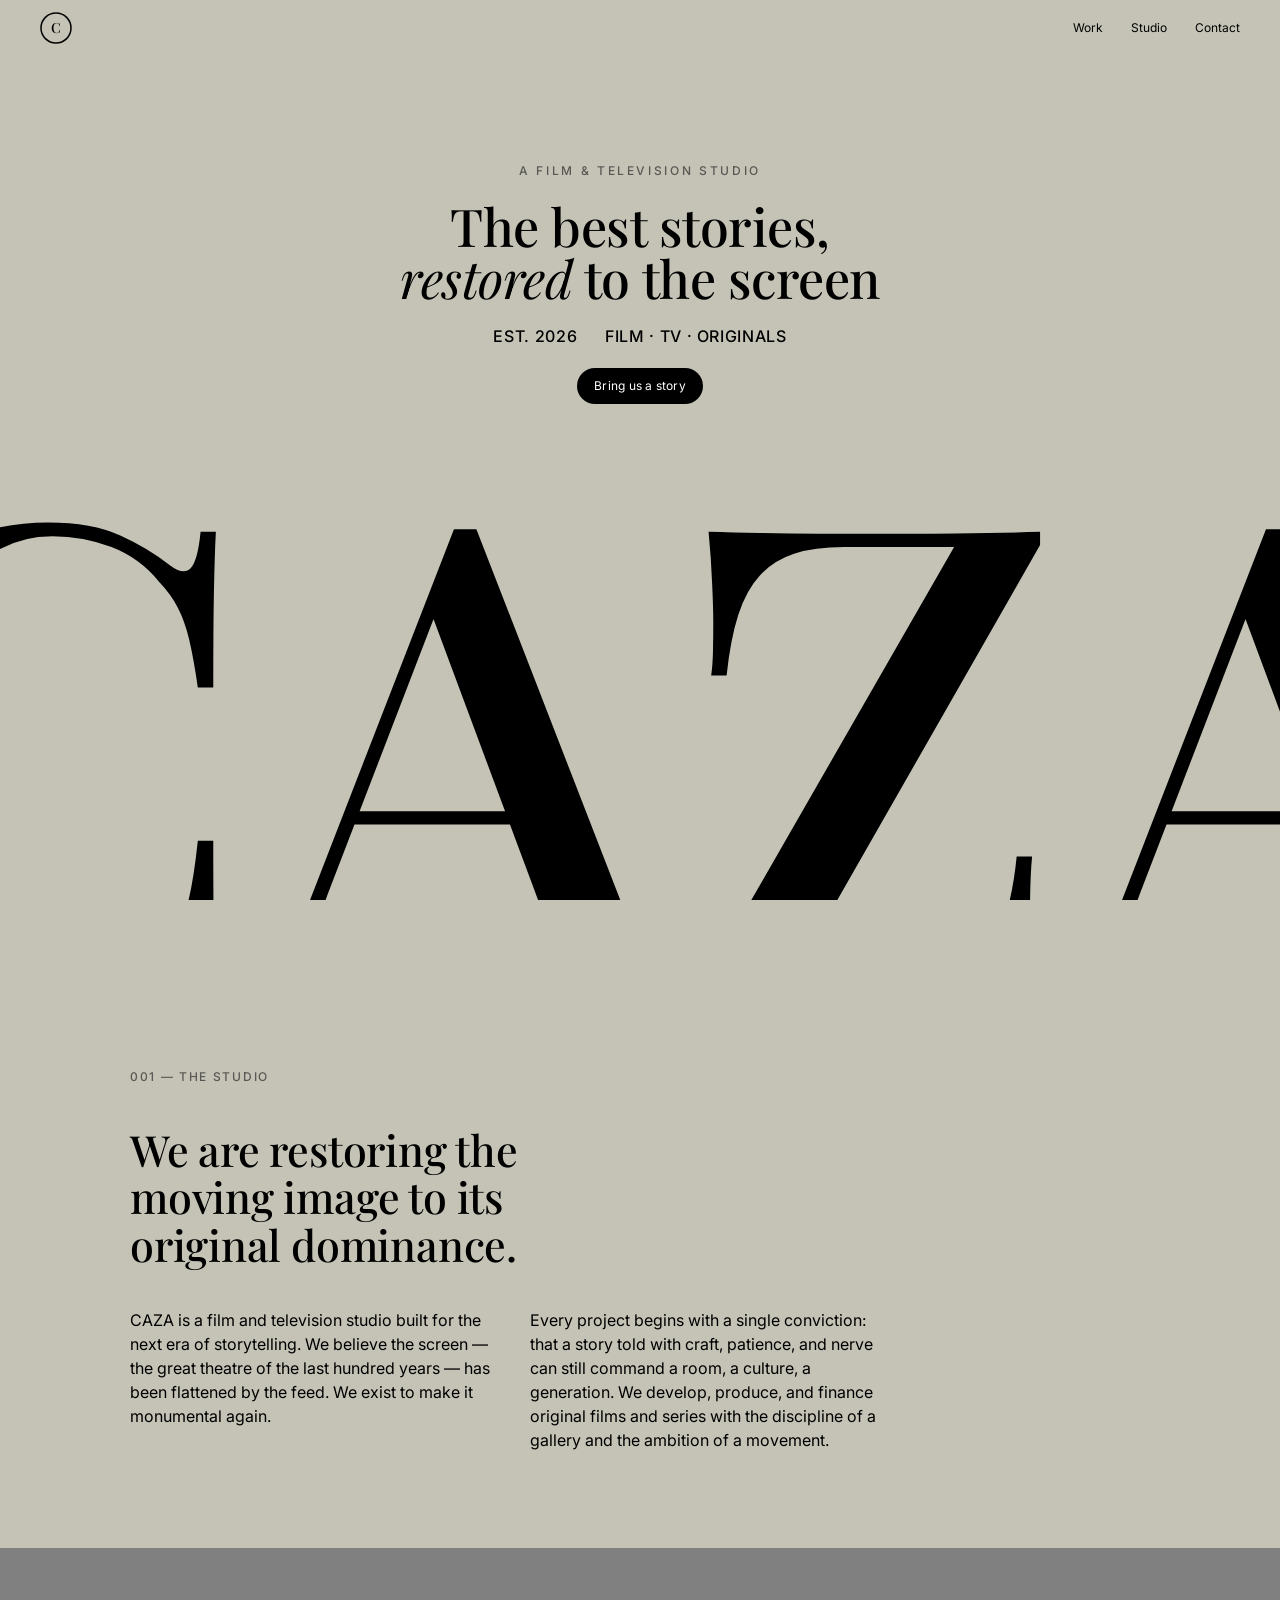
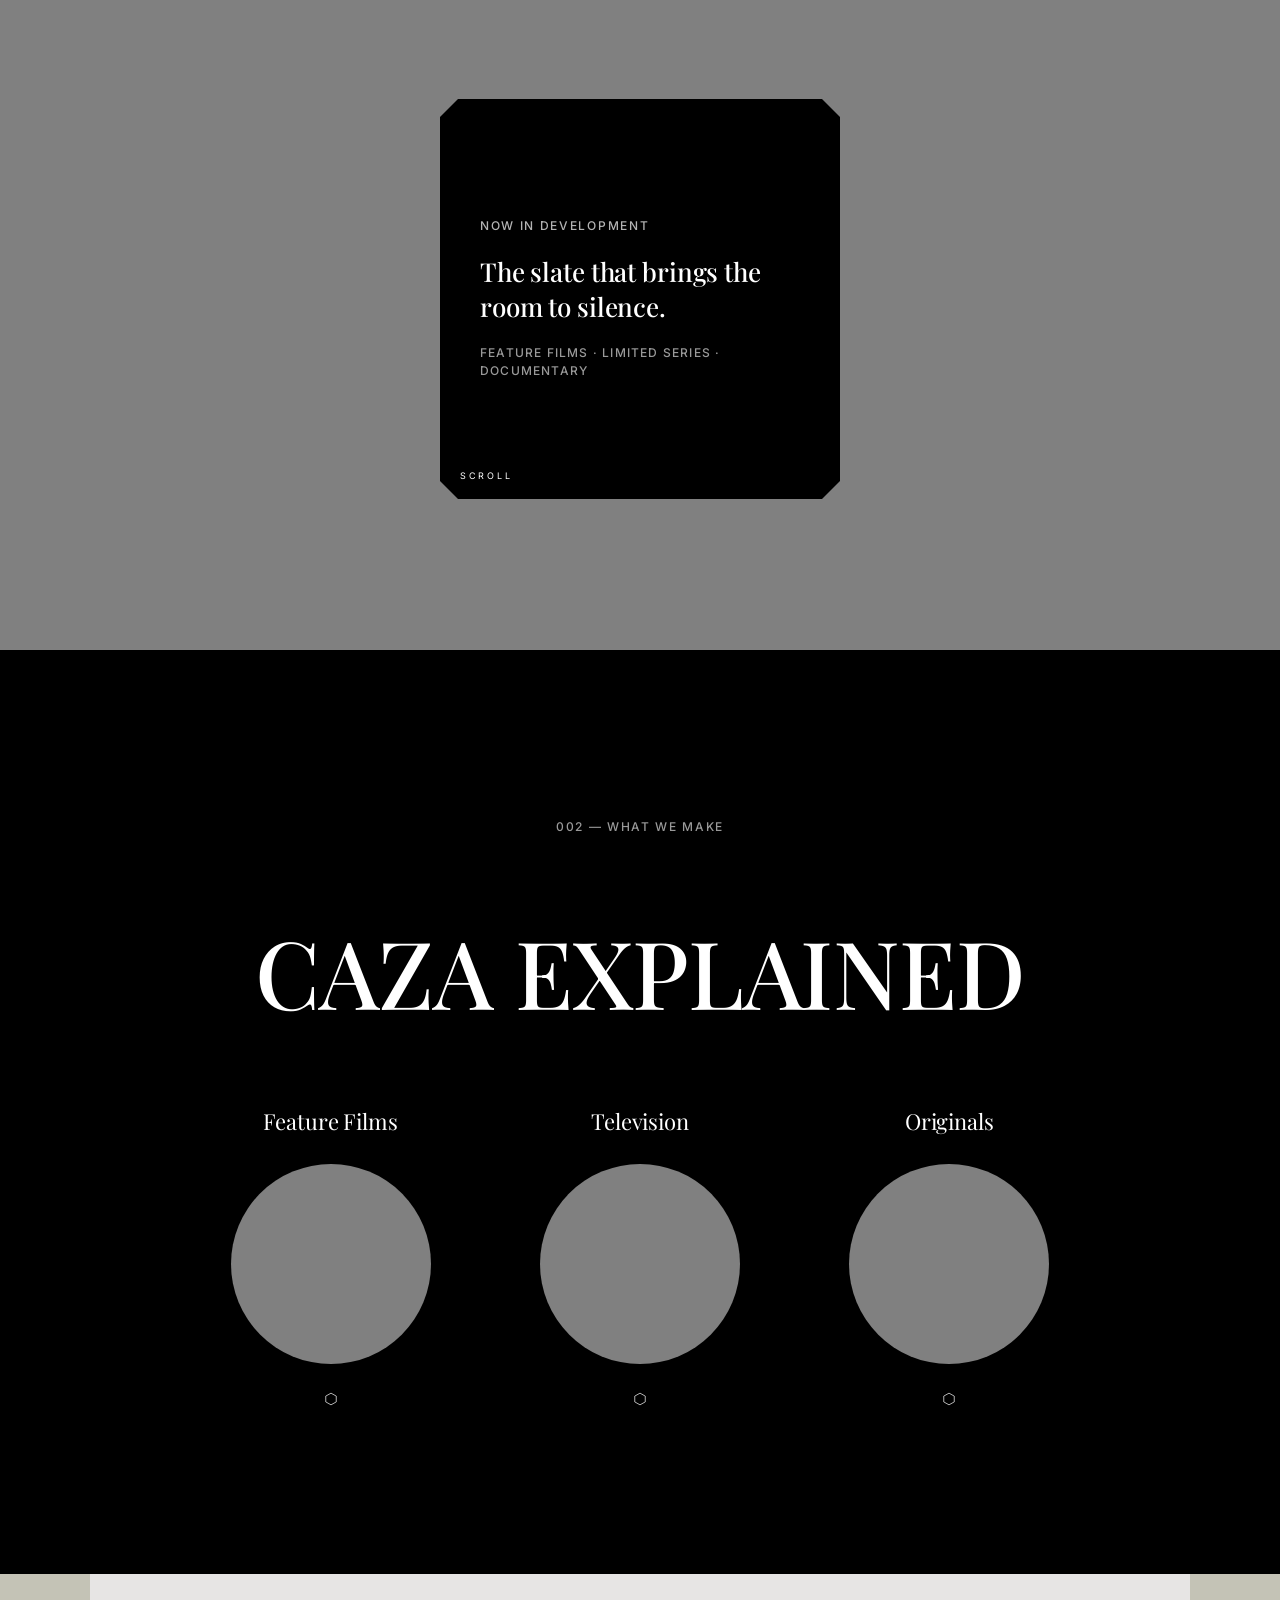
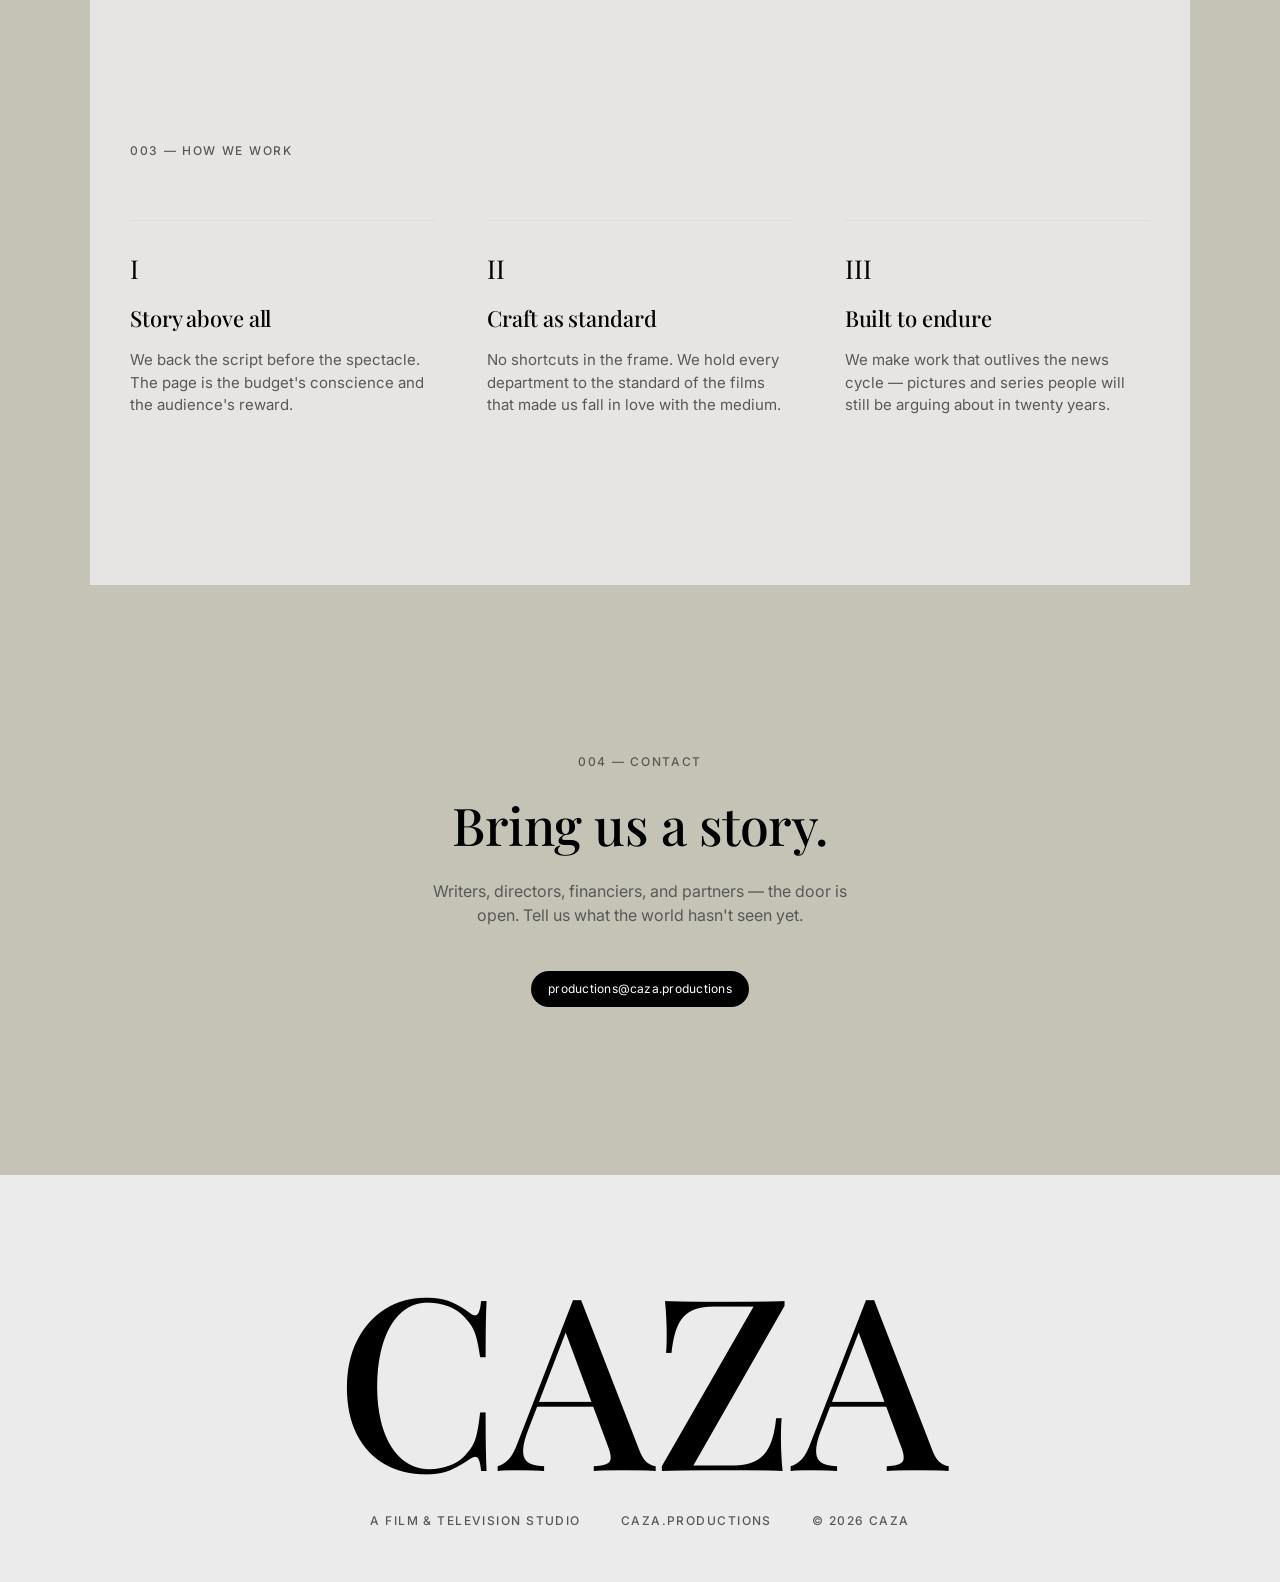
<file: index.html>
<!DOCTYPE html>
<html lang="en">
<head>
  <meta charset="UTF-8" />
  <meta name="viewport" content="width=device-width, initial-scale=1.0" />
  <title>CAZA — A Film &amp; Television Studio</title>
  <meta name="description" content="CAZA is a film and television studio telling the best stories and restoring the moving image to its original dominance." />
  <link rel="preconnect" href="https://fonts.googleapis.com" />
  <link rel="preconnect" href="https://fonts.gstatic.com" crossorigin />
  <link href="https://fonts.googleapis.com/css2?family=Playfair+Display:ital,wght@0,400;0,500;0,600;1,400;1,500&family=Inter:wght@400;500&display=swap" rel="stylesheet" />
  <link rel="stylesheet" href="styles.css" />
</head>
<body>
  <!-- ─────────────────────────  HEADER  ───────────────────────── -->
  <header class="header">
    <a class="logo-mark" href="#top" aria-label="CAZA home">
      <svg viewBox="0 0 32 32" width="32" height="32" aria-hidden="true">
        <circle cx="16" cy="16" r="15" fill="none" stroke="currentColor" stroke-width="1.5" />
        <text x="16" y="21" text-anchor="middle" class="logo-letter">C</text>
      </svg>
    </a>
    <nav class="header-nav">
      <a href="work.html" class="ghost-link">Work</a>
      <a href="studio.html" class="ghost-link">Studio</a>
      <a href="#contact" class="ghost-link">Contact</a>
    </nav>
  </header>

  <!-- ─────────────────────────  HERO  ───────────────────────── -->
  <section class="hero" id="top">
    <div class="hero-cluster">
      <p class="hero-eyebrow">A FILM &amp; TELEVISION STUDIO</p>
      <h1 class="hero-line">The best stories, <em>restored</em> to the screen</h1>
      <div class="stat-row">
        <span class="stat">EST. 2026</span>
        <span class="stat">FILM · TV · ORIGINALS</span>
      </div>
      <a class="pill-button" href="#contact">Bring us a story</a>
    </div>
    <div class="hero-wordmark" aria-hidden="true">CAZA</div>
  </section>

  <!-- ─────────────────────────  MANIFESTO  ───────────────────────── -->
  <section class="manifesto" id="studio">
    <p class="section-label">001 — THE STUDIO</p>
    <h2 class="manifesto-title">We are restoring the moving image to its original dominance.</h2>
    <div class="manifesto-body">
      <p>CAZA is a film and television studio built for the next era of storytelling. We believe the screen — the great theatre of the last hundred years — has been flattened by the feed. We exist to make it monumental again.</p>
      <p>Every project begins with a single conviction: that a story told with craft, patience, and nerve can still command a room, a culture, a generation. We develop, produce, and finance original films and series with the discipline of a gallery and the ambition of a movement.</p>
    </div>
  </section>

  <!-- ─────────────────────────  FLOATING CARD OVER IMAGE  ───────────────────────── -->
  <section class="canvas-section" aria-label="Featured slate">
    <div class="product-card">
      <p class="card-kicker">NOW IN DEVELOPMENT</p>
      <h3 class="card-title">The slate that brings the room to silence.</h3>
      <p class="card-meta">FEATURE FILMS · LIMITED SERIES · DOCUMENTARY</p>
      <span class="card-scroll">SCROLL</span>
    </div>
  </section>

  <!-- ─────────────────────────  DARK FEATURE — WHAT WE DO  ───────────────────────── -->
  <section class="feature" id="work">
    <p class="section-label section-label--light">002 — WHAT WE MAKE</p>
    <h2 class="feature-heading">CAZA EXPLAINED</h2>
    <div class="vignette-grid">
      <article class="vignette">
        <p class="vignette-caption">Feature Films</p>
        <div class="vignette-circle vignette-circle--one"></div>
        <svg class="hex" viewBox="0 0 24 24" aria-hidden="true"><polygon points="12,2 21,7 21,17 12,22 3,17 3,7" fill="none" stroke="currentColor" stroke-width="1.2"/></svg>
      </article>
      <article class="vignette">
        <p class="vignette-caption">Television</p>
        <div class="vignette-circle vignette-circle--two"></div>
        <svg class="hex" viewBox="0 0 24 24" aria-hidden="true"><polygon points="12,2 21,7 21,17 12,22 3,17 3,7" fill="none" stroke="currentColor" stroke-width="1.2"/></svg>
      </article>
      <article class="vignette">
        <p class="vignette-caption">Originals</p>
        <div class="vignette-circle vignette-circle--three"></div>
        <svg class="hex" viewBox="0 0 24 24" aria-hidden="true"><polygon points="12,2 21,7 21,17 12,22 3,17 3,7" fill="none" stroke="currentColor" stroke-width="1.2"/></svg>
      </article>
    </div>
  </section>

  <!-- ─────────────────────────  PRINCIPLES  ───────────────────────── -->
  <section class="principles">
    <p class="section-label">003 — HOW WE WORK</p>
    <div class="principle-list">
      <div class="principle">
        <span class="principle-index">I</span>
        <h3 class="principle-title">Story above all</h3>
        <p class="principle-text">We back the script before the spectacle. The page is the budget's conscience and the audience's reward.</p>
      </div>
      <div class="principle">
        <span class="principle-index">II</span>
        <h3 class="principle-title">Craft as standard</h3>
        <p class="principle-text">No shortcuts in the frame. We hold every department to the standard of the films that made us fall in love with the medium.</p>
      </div>
      <div class="principle">
        <span class="principle-index">III</span>
        <h3 class="principle-title">Built to endure</h3>
        <p class="principle-text">We make work that outlives the news cycle — pictures and series people will still be arguing about in twenty years.</p>
      </div>
    </div>
  </section>

  <!-- ─────────────────────────  CONTACT  ───────────────────────── -->
  <section class="contact" id="contact">
    <p class="section-label">004 — CONTACT</p>
    <h2 class="contact-title">Bring us a story.</h2>
    <p class="contact-text">Writers, directors, financiers, and partners — the door is open. Tell us what the world hasn't seen yet.</p>
    <a class="pill-button" href="mailto:productions@caza.productions">productions@caza.productions</a>
  </section>

  <!-- ─────────────────────────  FOOTER  ───────────────────────── -->
  <footer class="footer">
    <div class="footer-mark">CAZA</div>
    <div class="footer-meta">
      <span>A FILM &amp; TELEVISION STUDIO</span>
      <span>caza.productions</span>
      <span>© 2026 CAZA</span>
    </div>
  </footer>
</body>
</html>
</file>
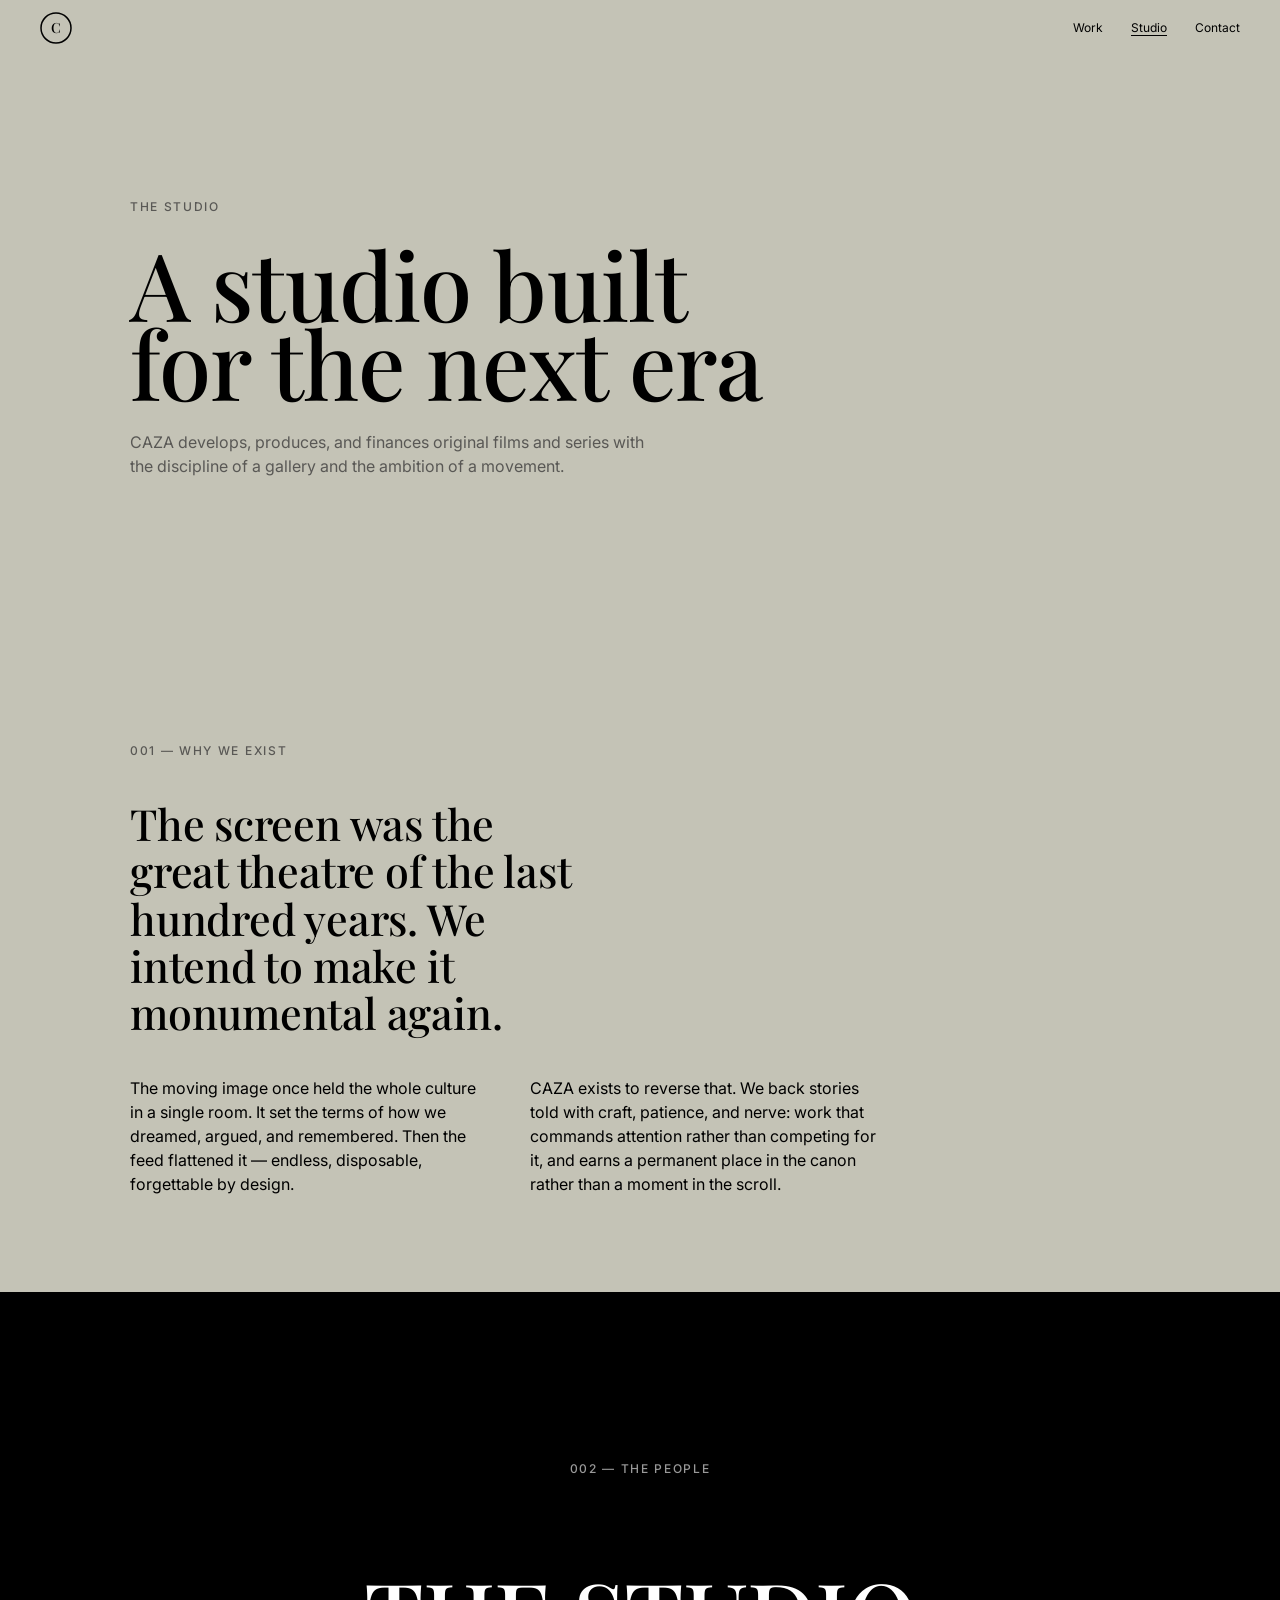
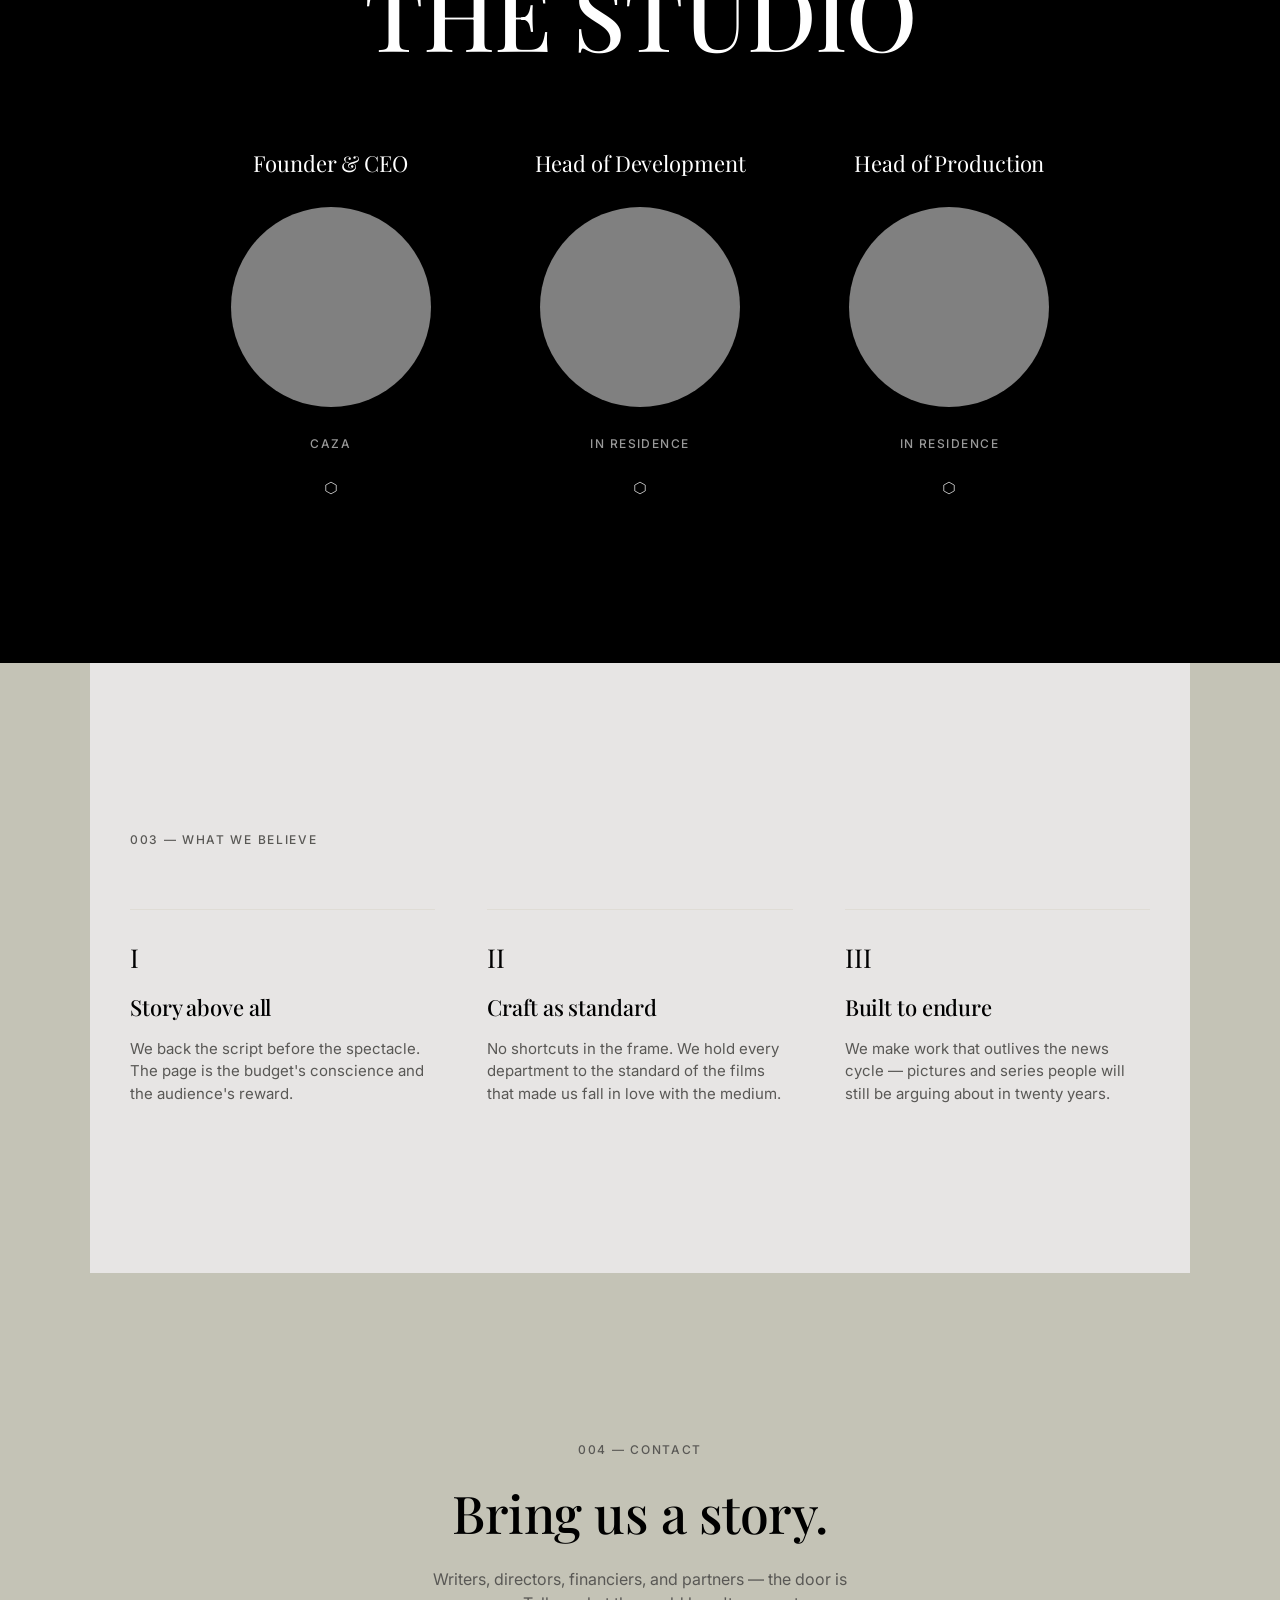
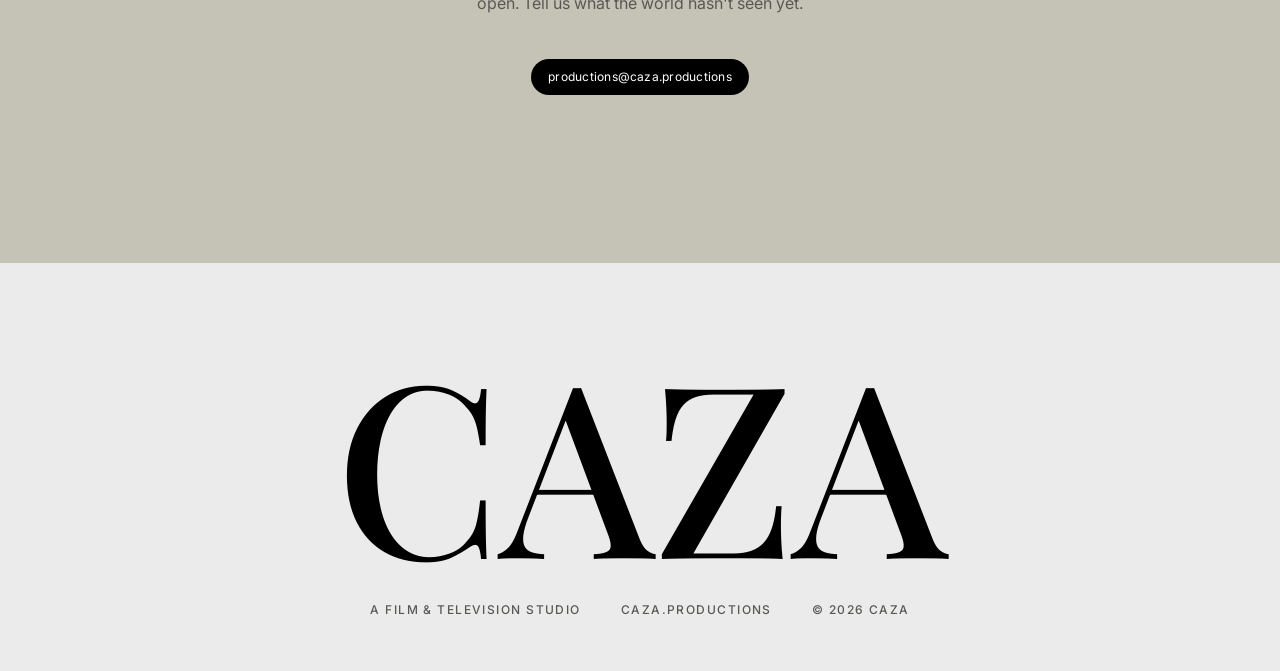
<file: studio.html>
<!DOCTYPE html>
<html lang="en">
<head>
  <meta charset="UTF-8" />
  <meta name="viewport" content="width=device-width, initial-scale=1.0" />
  <title>The Studio — CAZA</title>
  <meta name="description" content="CAZA is a film and television studio restoring the moving image to its original dominance. Meet the studio." />
  <link rel="preconnect" href="https://fonts.googleapis.com" />
  <link rel="preconnect" href="https://fonts.gstatic.com" crossorigin />
  <link href="https://fonts.googleapis.com/css2?family=Playfair+Display:ital,wght@0,400;0,500;0,600;1,400;1,500&family=Inter:wght@400;500&display=swap" rel="stylesheet" />
  <link rel="stylesheet" href="styles.css" />
</head>
<body>
  <!-- ─────────────────────────  HEADER  ───────────────────────── -->
  <header class="header">
    <a class="logo-mark" href="index.html" aria-label="CAZA home">
      <svg viewBox="0 0 32 32" width="32" height="32" aria-hidden="true">
        <circle cx="16" cy="16" r="15" fill="none" stroke="currentColor" stroke-width="1.5" />
        <text x="16" y="21" text-anchor="middle" class="logo-letter">C</text>
      </svg>
    </a>
    <nav class="header-nav">
      <a href="work.html" class="ghost-link">Work</a>
      <a href="studio.html" class="ghost-link ghost-link--active">Studio</a>
      <a href="index.html#contact" class="ghost-link">Contact</a>
    </nav>
  </header>

  <!-- ─────────────────────────  PAGE HEAD  ───────────────────────── -->
  <section class="page-head">
    <p class="section-label">THE STUDIO</p>
    <h1 class="page-title">A studio built<br />for the next era</h1>
    <p class="page-lede">CAZA develops, produces, and finances original films and series with the discipline of a gallery and the ambition of a movement.</p>
  </section>

  <!-- ─────────────────────────  MANIFESTO  ───────────────────────── -->
  <section class="manifesto">
    <p class="section-label">001 — WHY WE EXIST</p>
    <h2 class="manifesto-title">The screen was the great theatre of the last hundred years. We intend to make it monumental again.</h2>
    <div class="manifesto-body">
      <p>The moving image once held the whole culture in a single room. It set the terms of how we dreamed, argued, and remembered. Then the feed flattened it — endless, disposable, forgettable by design.</p>
      <p>CAZA exists to reverse that. We back stories told with craft, patience, and nerve: work that commands attention rather than competing for it, and earns a permanent place in the canon rather than a moment in the scroll.</p>
    </div>
  </section>

  <!-- ─────────────────────────  TEAM  ───────────────────────── -->
  <section class="feature">
    <p class="section-label section-label--light">002 — THE PEOPLE</p>
    <h2 class="feature-heading">THE STUDIO</h2>
    <div class="vignette-grid">
      <article class="vignette">
        <p class="vignette-caption">Founder &amp; CEO</p>
        <div class="vignette-circle vignette-circle--one"></div>
        <p class="vignette-name">Caza</p>
        <svg class="hex" viewBox="0 0 24 24" aria-hidden="true"><polygon points="12,2 21,7 21,17 12,22 3,17 3,7" fill="none" stroke="currentColor" stroke-width="1.2"/></svg>
      </article>
      <article class="vignette">
        <p class="vignette-caption">Head of Development</p>
        <div class="vignette-circle vignette-circle--two"></div>
        <p class="vignette-name">In residence</p>
        <svg class="hex" viewBox="0 0 24 24" aria-hidden="true"><polygon points="12,2 21,7 21,17 12,22 3,17 3,7" fill="none" stroke="currentColor" stroke-width="1.2"/></svg>
      </article>
      <article class="vignette">
        <p class="vignette-caption">Head of Production</p>
        <div class="vignette-circle vignette-circle--three"></div>
        <p class="vignette-name">In residence</p>
        <svg class="hex" viewBox="0 0 24 24" aria-hidden="true"><polygon points="12,2 21,7 21,17 12,22 3,17 3,7" fill="none" stroke="currentColor" stroke-width="1.2"/></svg>
      </article>
    </div>
  </section>

  <!-- ─────────────────────────  PRINCIPLES  ───────────────────────── -->
  <section class="principles">
    <p class="section-label">003 — WHAT WE BELIEVE</p>
    <div class="principle-list">
      <div class="principle">
        <span class="principle-index">I</span>
        <h3 class="principle-title">Story above all</h3>
        <p class="principle-text">We back the script before the spectacle. The page is the budget's conscience and the audience's reward.</p>
      </div>
      <div class="principle">
        <span class="principle-index">II</span>
        <h3 class="principle-title">Craft as standard</h3>
        <p class="principle-text">No shortcuts in the frame. We hold every department to the standard of the films that made us fall in love with the medium.</p>
      </div>
      <div class="principle">
        <span class="principle-index">III</span>
        <h3 class="principle-title">Built to endure</h3>
        <p class="principle-text">We make work that outlives the news cycle — pictures and series people will still be arguing about in twenty years.</p>
      </div>
    </div>
  </section>

  <!-- ─────────────────────────  CONTACT  ───────────────────────── -->
  <section class="contact" id="contact">
    <p class="section-label">004 — CONTACT</p>
    <h2 class="contact-title">Bring us a story.</h2>
    <p class="contact-text">Writers, directors, financiers, and partners — the door is open. Tell us what the world hasn't seen yet.</p>
    <a class="pill-button" href="mailto:productions@caza.productions">productions@caza.productions</a>
  </section>

  <!-- ─────────────────────────  FOOTER  ───────────────────────── -->
  <footer class="footer">
    <div class="footer-mark">CAZA</div>
    <div class="footer-meta">
      <span>A FILM &amp; TELEVISION STUDIO</span>
      <span>caza.productions</span>
      <span>© 2026 CAZA</span>
    </div>
  </footer>
</body>
</html>
</file>
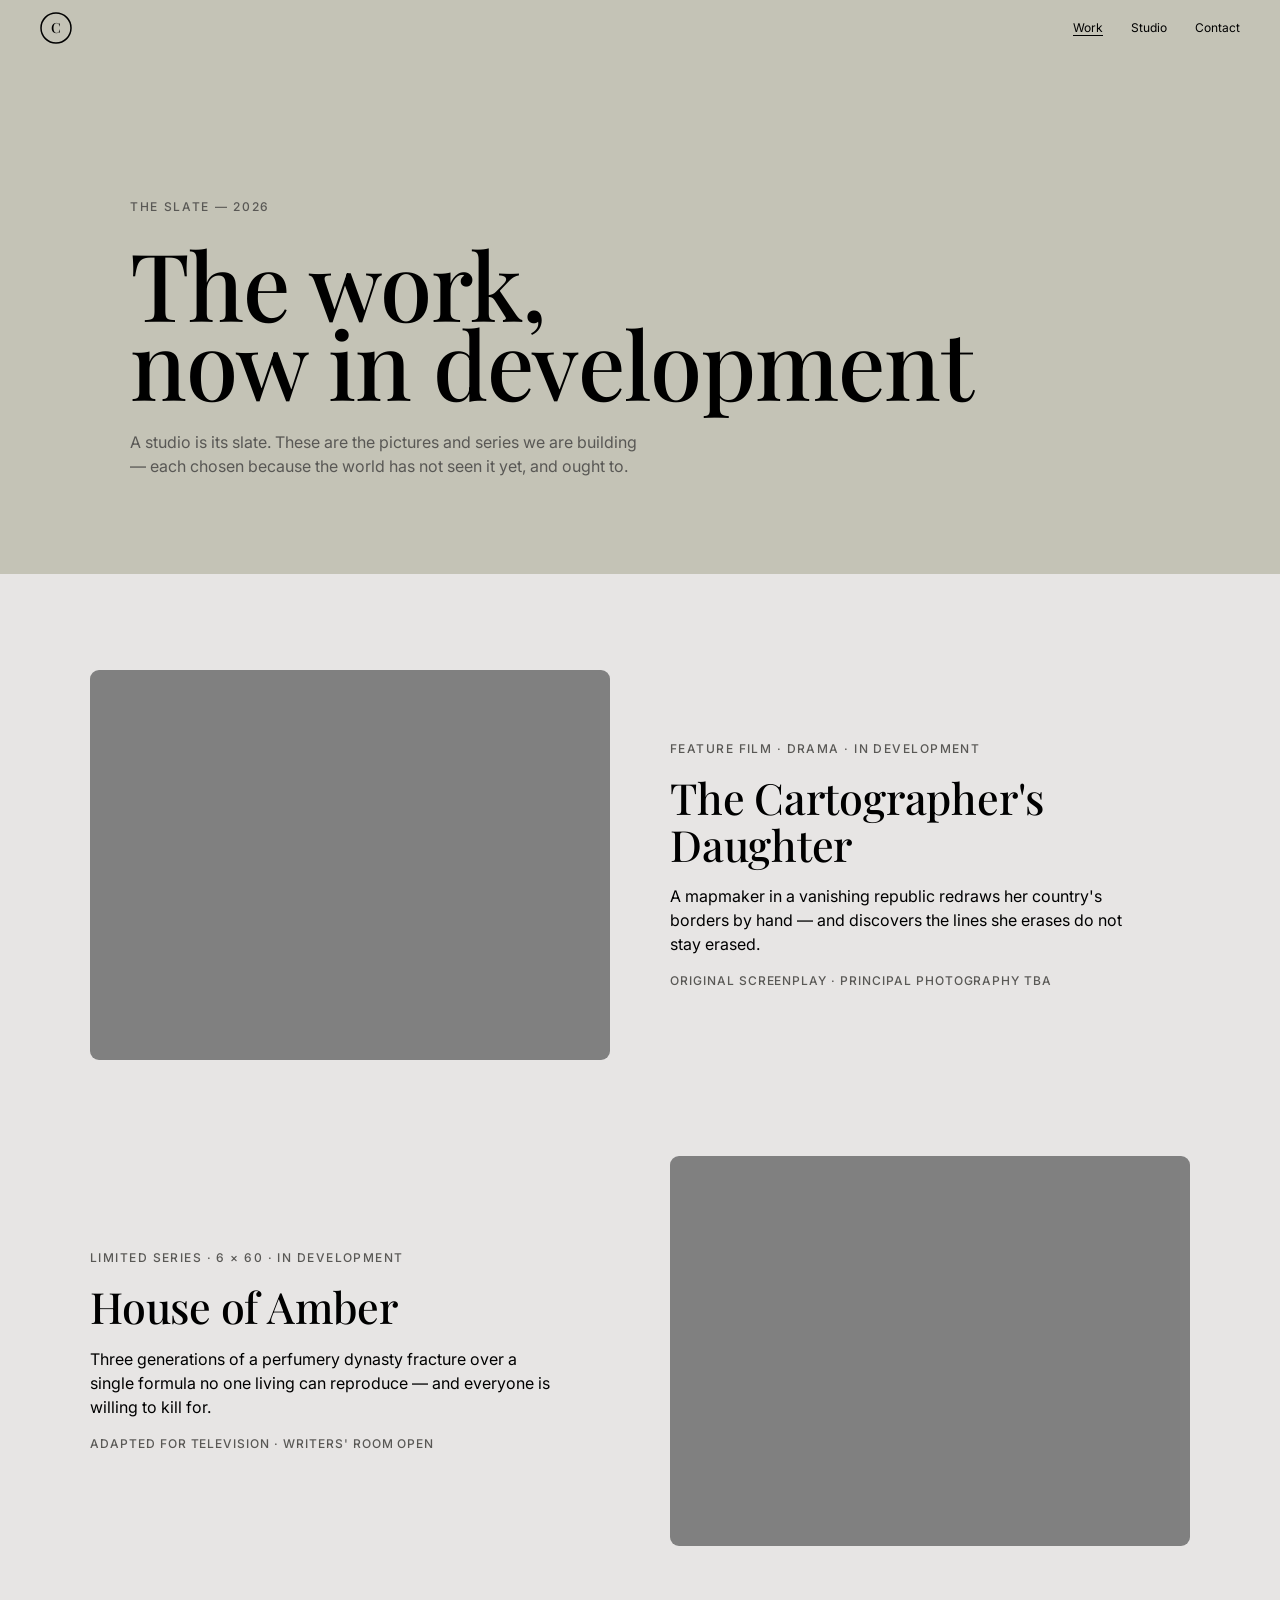
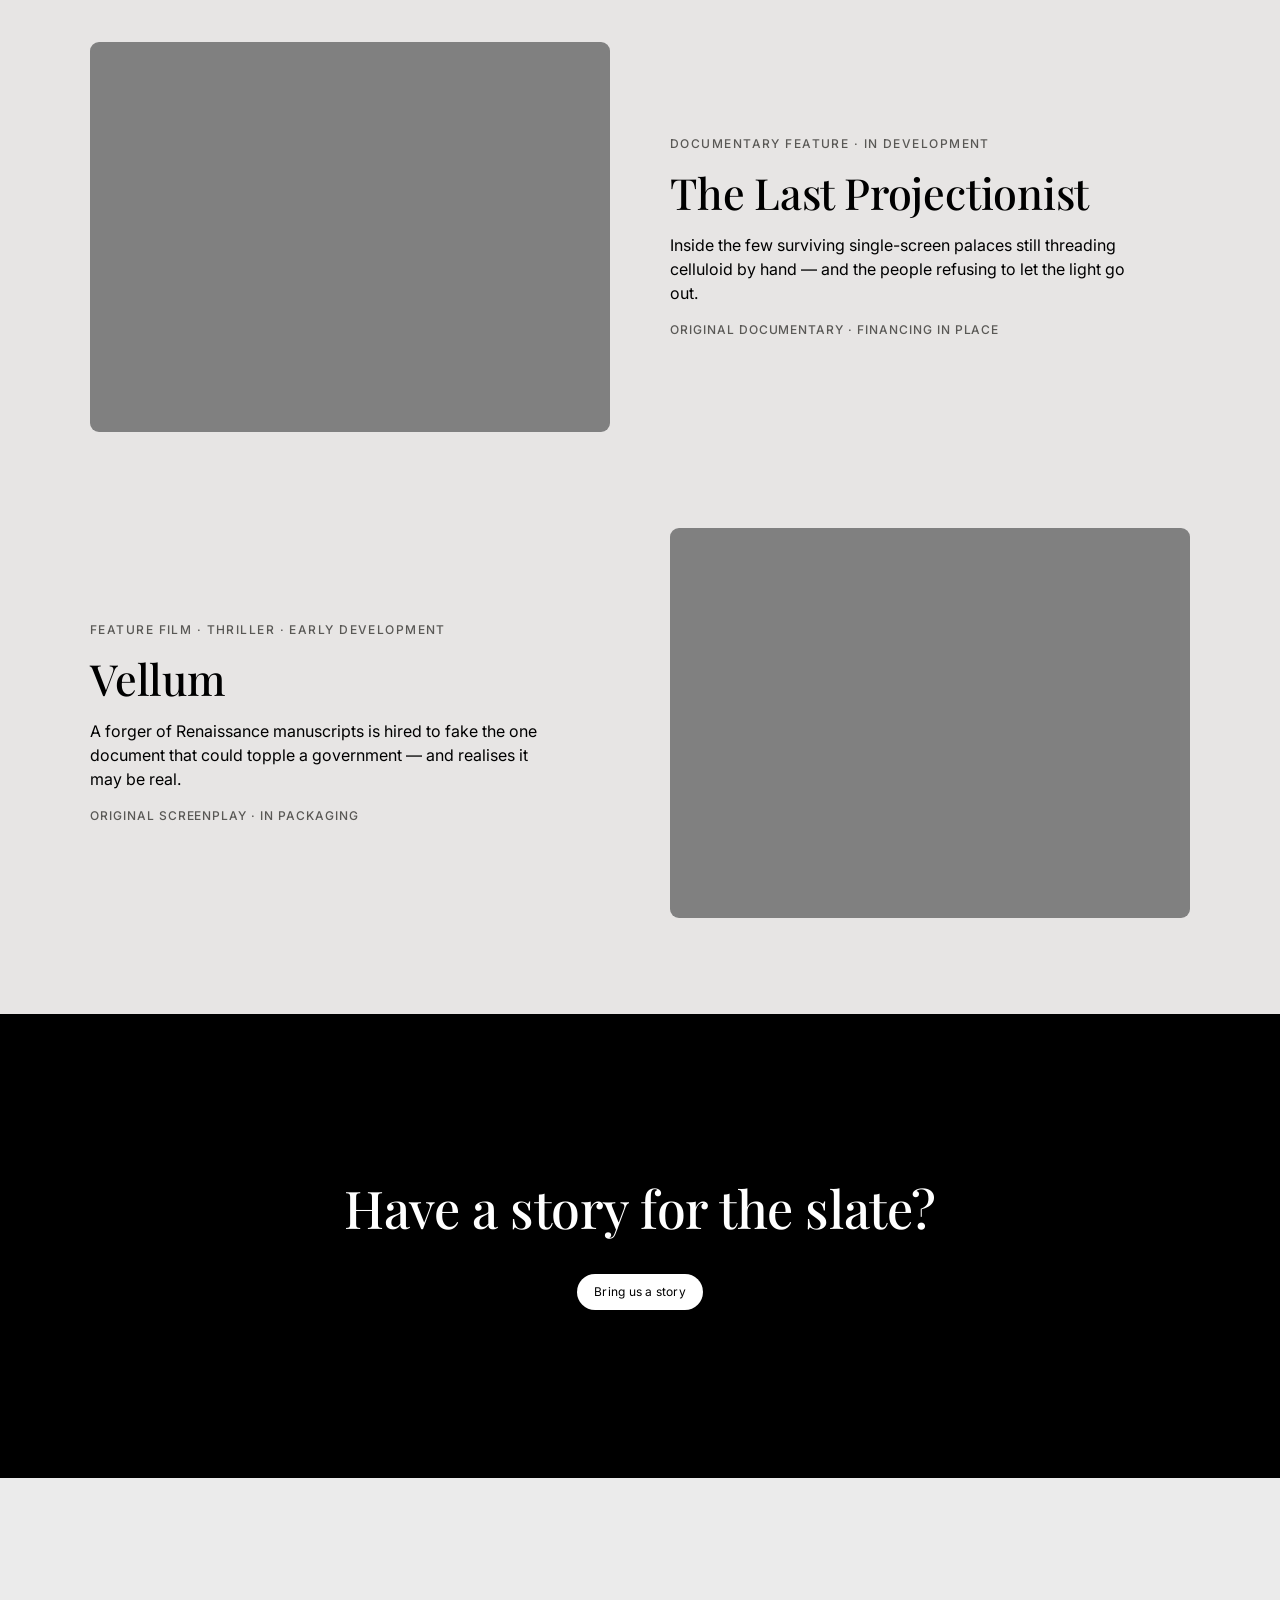
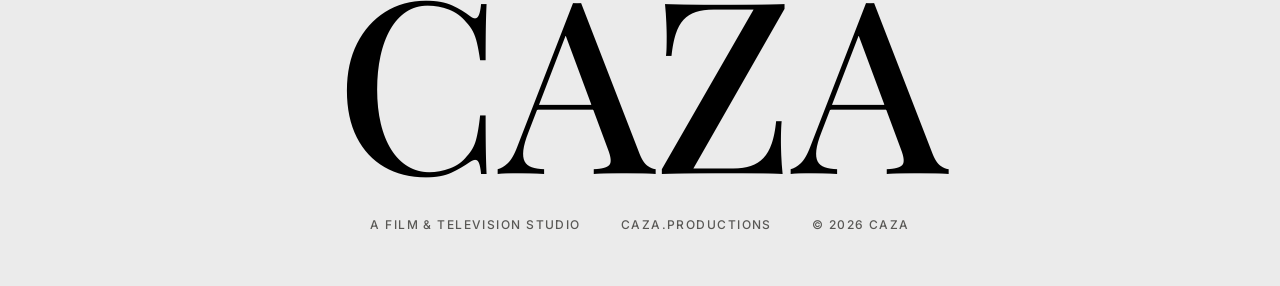
<file: work.html>
<!DOCTYPE html>
<html lang="en">
<head>
  <meta charset="UTF-8" />
  <meta name="viewport" content="width=device-width, initial-scale=1.0" />
  <title>The Slate — CAZA</title>
  <meta name="description" content="The CAZA slate — feature films, limited series, and documentary now in development." />
  <link rel="preconnect" href="https://fonts.googleapis.com" />
  <link rel="preconnect" href="https://fonts.gstatic.com" crossorigin />
  <link href="https://fonts.googleapis.com/css2?family=Playfair+Display:ital,wght@0,400;0,500;0,600;1,400;1,500&family=Inter:wght@400;500&display=swap" rel="stylesheet" />
  <link rel="stylesheet" href="styles.css" />
</head>
<body>
  <!-- ─────────────────────────  HEADER  ───────────────────────── -->
  <header class="header">
    <a class="logo-mark" href="index.html" aria-label="CAZA home">
      <svg viewBox="0 0 32 32" width="32" height="32" aria-hidden="true">
        <circle cx="16" cy="16" r="15" fill="none" stroke="currentColor" stroke-width="1.5" />
        <text x="16" y="21" text-anchor="middle" class="logo-letter">C</text>
      </svg>
    </a>
    <nav class="header-nav">
      <a href="work.html" class="ghost-link ghost-link--active">Work</a>
      <a href="studio.html" class="ghost-link">Studio</a>
      <a href="index.html#contact" class="ghost-link">Contact</a>
    </nav>
  </header>

  <!-- ─────────────────────────  PAGE HEAD  ───────────────────────── -->
  <section class="page-head">
    <p class="section-label">THE SLATE — 2026</p>
    <h1 class="page-title">The work,<br />now in development</h1>
    <p class="page-lede">A studio is its slate. These are the pictures and series we are building — each chosen because the world has not seen it yet, and ought to.</p>
  </section>

  <!-- ─────────────────────────  PROJECT ROWS  ───────────────────────── -->
  <section class="slate">
    <article class="project">
      <div class="project-art project-art--one" aria-hidden="true"></div>
      <div class="project-info">
        <p class="project-meta">FEATURE FILM · DRAMA · IN DEVELOPMENT</p>
        <h2 class="project-title">The Cartographer's Daughter</h2>
        <p class="project-logline">A mapmaker in a vanishing republic redraws her country's borders by hand — and discovers the lines she erases do not stay erased.</p>
        <p class="project-credit">Original screenplay · Principal photography TBA</p>
      </div>
    </article>

    <article class="project project--reverse">
      <div class="project-art project-art--two" aria-hidden="true"></div>
      <div class="project-info">
        <p class="project-meta">LIMITED SERIES · 6 × 60 · IN DEVELOPMENT</p>
        <h2 class="project-title">House of Amber</h2>
        <p class="project-logline">Three generations of a perfumery dynasty fracture over a single formula no one living can reproduce — and everyone is willing to kill for.</p>
        <p class="project-credit">Adapted for television · Writers' room open</p>
      </div>
    </article>

    <article class="project">
      <div class="project-art project-art--three" aria-hidden="true"></div>
      <div class="project-info">
        <p class="project-meta">DOCUMENTARY FEATURE · IN DEVELOPMENT</p>
        <h2 class="project-title">The Last Projectionist</h2>
        <p class="project-logline">Inside the few surviving single-screen palaces still threading celluloid by hand — and the people refusing to let the light go out.</p>
        <p class="project-credit">Original documentary · Financing in place</p>
      </div>
    </article>

    <article class="project project--reverse">
      <div class="project-art project-art--four" aria-hidden="true"></div>
      <div class="project-info">
        <p class="project-meta">FEATURE FILM · THRILLER · EARLY DEVELOPMENT</p>
        <h2 class="project-title">Vellum</h2>
        <p class="project-logline">A forger of Renaissance manuscripts is hired to fake the one document that could topple a government — and realises it may be real.</p>
        <p class="project-credit">Original screenplay · In packaging</p>
      </div>
    </article>
  </section>

  <!-- ─────────────────────────  DARK CTA STRIP  ───────────────────────── -->
  <section class="strip">
    <h2 class="strip-title">Have a story for the slate?</h2>
    <a class="pill-button pill-button--invert" href="index.html#contact">Bring us a story</a>
  </section>

  <!-- ─────────────────────────  FOOTER  ───────────────────────── -->
  <footer class="footer">
    <div class="footer-mark">CAZA</div>
    <div class="footer-meta">
      <span>A FILM &amp; TELEVISION STUDIO</span>
      <span>caza.productions</span>
      <span>© 2026 CAZA</span>
    </div>
  </footer>
</body>
</html>
</file>
<file: styles.css>
/* ═══════════════════════════════════════════════════════════════
   CAZA — Structured design system
   Renaissance gallery on putty paper
   Flat surfaces · hard light/dark cuts · no gradients · no shadows
   ═══════════════════════════════════════════════════════════════ */

:root {
  /* Colors */
  --color-putty: #c4c3b6;
  --color-ink: #000000;
  --color-bone: #e7e5e4;
  --color-chalk: #ebebeb;
  --color-vellum: #dfdcd5;
  --color-graphite: #595855;
  --color-ash: #808080;
  --color-paper: #ffffff;

  /* Fonts — Davinci (serif) → Playfair Display; Helvetica Now (grotesk) → Inter */
  --font-davinci: 'Playfair Display', Canela, 'Tiempos Headline', Georgia, serif;
  --font-helvetica-now: 'Inter', 'Neue Haas Grotesk', 'Helvetica Neue', Helvetica, Arial, sans-serif;

  /* Type scale (exact spec sizes / line-heights) */
  --text-body-sm: 15px;       --leading-body-sm: 1.5;
  --text-subheading: 22px;    --leading-subheading: 1.33;
  --text-heading-sm: 26px;    --leading-heading-sm: 1.33;
  --text-heading: 43px;       --leading-heading: 1.1;
  --text-heading-lg: 52px;    --leading-heading-lg: 1;
  --text-display: 374px;      --leading-display: 0.84;

  /* Tracking tiers — em-based so they hit the exact px target at every size.
     -0.009em → -3.37px @374, -0.85px @94, -0.47px @52
     -0.005em → -0.215px @43, -0.13px @26, -0.11px @22 */
  --tracking-tight: -0.009em;
  --tracking-mid: -0.005em;
  --tracking-fine: -0.001em;

  /* Weights */
  --weight-regular: 400;
  --weight-medium: 500;

  /* Spacing */
  --spacing-4: 4px;   --spacing-16: 16px; --spacing-20: 20px; --spacing-28: 28px;
  --spacing-32: 32px; --spacing-36: 36px; --spacing-40: 40px; --spacing-52: 52px;
  --spacing-60: 60px; --spacing-96: 96px; --spacing-168: 168px;

  /* Layout */
  --section-gap: 80px;
  --card-padding: 24px;
  --element-gap: 6px;

  /* Radius */
  --radius-links: 2px;
  --radius-cards: 9px;
  --radius-buttons: 28.8px;
}

/* ───────────────────────────  RESET  ─────────────────────────── */
*, *::before, *::after { box-sizing: border-box; }
html { scroll-behavior: smooth; }
body {
  margin: 0;
  background: var(--color-putty);
  color: var(--color-ink);
  font-family: var(--font-helvetica-now);
  font-size: var(--text-body-sm);
  line-height: var(--leading-body-sm);
  -webkit-font-smoothing: antialiased;
  text-rendering: optimizeLegibility;
  overflow-x: hidden;
}
h1, h2, h3, p { margin: 0; }
a { color: inherit; }

/* ───────────────────  SHARED LABELS / BUTTONS  ─────────────────── */
.section-label {
  font-family: var(--font-helvetica-now);
  font-size: 12px;
  font-weight: var(--weight-medium);
  letter-spacing: 0.14em;
  text-transform: uppercase;
  color: var(--color-graphite);
}
.section-label--light { color: var(--color-paper); opacity: 0.6; }

/* Pill Action Button — filled black pill, white text, compact capsule */
.pill-button {
  display: inline-block;
  background: var(--color-ink);
  color: var(--color-paper);
  font-family: var(--font-helvetica-now);
  font-size: 12px;
  font-weight: var(--weight-regular);
  letter-spacing: 0.02em;
  text-decoration: none;
  padding: 9px 17px;
  border-radius: var(--radius-buttons);
  border: none;
  transition: opacity 0.2s ease;
}
.pill-button:hover { opacity: 0.82; }
.pill-button--invert { background: var(--color-paper); color: var(--color-ink); }

/* Ghost Text Link — text only, underline on hover */
.ghost-link {
  font-family: var(--font-helvetica-now);
  font-size: 12px;
  font-weight: var(--weight-regular);
  text-decoration: none;
  border-radius: var(--radius-links);
}
.ghost-link:hover { text-decoration: underline; }
.ghost-link--active { text-decoration: underline; text-underline-offset: 3px; }

/* ───────────────────────────  HEADER  ─────────────────────────── */
/* Minimal: logo mark left, single cluster of text links right. No menu bar. */
.header {
  position: absolute;
  top: 0; left: 0; right: 0;
  z-index: 10;
  height: 40px;
  display: flex;
  align-items: center;
  justify-content: space-between;
  padding: var(--spacing-28) var(--spacing-40);
}
.logo-mark { display: inline-flex; color: var(--color-ink); }
.logo-letter { font-family: var(--font-davinci); font-size: 14px; font-weight: var(--weight-medium); fill: currentColor; }
.header-nav { display: flex; gap: var(--spacing-28); }

/* ───────────────────────────  HERO  ─────────────────────────── */
.hero {
  position: relative;
  min-height: 100vh;
  background: var(--color-putty);
  display: flex;
  flex-direction: column;
  align-items: center;
  justify-content: flex-start;
  overflow: hidden;
}
.hero-cluster {
  margin-top: clamp(120px, 18vh, 220px);
  display: flex;
  flex-direction: column;
  align-items: center;
  text-align: center;
  gap: var(--spacing-20);
  z-index: 2;
  padding: 0 var(--spacing-20);
}
.hero-eyebrow {
  font-size: 12px;
  font-weight: var(--weight-medium);
  letter-spacing: 0.22em;
  text-transform: uppercase;
  color: var(--color-graphite);
}
/* Sub-heading serif moment — 52px heading-lg */
.hero-line {
  font-family: var(--font-davinci);
  font-weight: var(--weight-medium);
  font-size: clamp(34px, 6vw, var(--text-heading-lg));
  line-height: var(--leading-heading-lg);
  letter-spacing: var(--tracking-tight);
  max-width: 16ch;
}
.hero-line em { font-style: italic; font-weight: var(--weight-regular); }
.stat-row { display: flex; gap: var(--spacing-28); }
.stat { font-size: 16px; font-weight: var(--weight-medium); letter-spacing: 0.04em; }

/* Hero Wordmark — the signature 374px serif, cropped at the viewport edges */
.hero-wordmark {
  position: absolute;
  bottom: -0.16em;
  left: 50%;
  transform: translateX(-50%);
  font-family: var(--font-davinci);
  font-weight: var(--weight-medium);
  /* "CAZA" is only 4 glyphs — it must be sized much larger than a 10-letter
     word to crop at the viewport edges and "feel larger than the screen". */
  font-size: clamp(160px, 52vw, 760px);
  line-height: var(--leading-display);
  letter-spacing: var(--tracking-tight);
  color: var(--color-ink);
  white-space: nowrap;
  pointer-events: none;
  z-index: 1;
}

/* ───────────────────────────  MANIFESTO  ─────────────────────────── */
.manifesto {
  background: var(--color-putty);
  padding: var(--spacing-168) var(--spacing-40) var(--spacing-96);
  display: flex;
  flex-direction: column;
  gap: var(--spacing-40);
  max-width: 1100px;
  margin: 0 auto;
}
.manifesto-title {
  font-family: var(--font-davinci);
  font-weight: var(--weight-medium);
  font-size: var(--text-heading);
  line-height: var(--leading-heading);
  letter-spacing: var(--tracking-mid);
  max-width: 18ch;
}
.manifesto-body {
  display: grid;
  grid-template-columns: repeat(2, 1fr);
  gap: var(--spacing-40);
  max-width: 760px;
}
.manifesto-body p { font-size: 16px; line-height: var(--leading-body-sm); }

/* ─────────────  FLOATING CARD OVER CLASSICAL PAINTING PANEL  ───────────── */
/* Full-bleed image panel — classical painting; flat Ash shows if it fails to load */
.canvas-section {
  position: relative;
  min-height: 78vh;
  display: flex;
  align-items: center;
  justify-content: center;
  background-color: var(--color-ash);
  background-image: url("https://commons.wikimedia.org/wiki/Special:FilePath/El%20Greco%20-%20View%20of%20Toledo%20-%20Google%20Art%20Project.jpg?width=1600");
  background-size: cover;
  background-position: center;
  padding: var(--spacing-96) var(--spacing-20);
}
/* Notched Product Card — geometric corner cuts, flat black, 9px primary edges */
.product-card {
  position: relative;
  width: min(400px, 86vw);
  aspect-ratio: 1 / 1;
  background: var(--color-ink);
  color: var(--color-paper);
  border-radius: var(--radius-cards);
  clip-path: polygon(
    18px 0, calc(100% - 18px) 0, 100% 18px,
    100% calc(100% - 18px), calc(100% - 18px) 100%,
    18px 100%, 0 calc(100% - 18px), 0 18px
  );
  padding: var(--spacing-40);
  display: flex;
  flex-direction: column;
  justify-content: center;
  gap: var(--spacing-20);
}
.card-kicker { font-size: 12px; font-weight: var(--weight-medium); letter-spacing: 0.14em; text-transform: uppercase; opacity: 0.7; }
.card-title {
  font-family: var(--font-davinci);
  font-weight: var(--weight-medium);
  font-size: var(--text-heading-sm);
  line-height: var(--leading-heading-sm);
  letter-spacing: var(--tracking-mid);
}
.card-meta { font-size: 12px; font-weight: var(--weight-medium); letter-spacing: 0.1em; opacity: 0.6; }
.card-scroll {
  position: absolute;
  left: var(--spacing-20);
  bottom: var(--spacing-16);
  font-size: 9px;
  font-weight: var(--weight-regular);
  letter-spacing: 0.3em;
}

/* ───────────────────────  DARK FEATURE (Ink Room)  ─────────────────────── */
.feature {
  background: var(--color-ink);
  color: var(--color-paper);
  padding: var(--spacing-168) var(--spacing-40);
  display: flex;
  flex-direction: column;
  align-items: center;
  gap: var(--spacing-96);
}
/* Section Header — 94px serif, centered, carved line-height */
.feature-heading {
  font-family: var(--font-davinci);
  font-weight: var(--weight-medium);
  font-size: clamp(56px, 9vw, 94px);
  line-height: var(--leading-display);
  letter-spacing: var(--tracking-tight);
  text-align: center;
  color: var(--color-paper);
}
.vignette-grid {
  display: grid;
  grid-template-columns: repeat(3, 1fr);
  gap: var(--spacing-28);
  width: 100%;
  max-width: 900px;
}
/* Circular Feature Vignette — serif caption, ~200px circular crop, hex below */
.vignette { display: flex; flex-direction: column; align-items: center; gap: var(--spacing-28); }
.vignette-caption {
  font-family: var(--font-davinci);
  font-weight: var(--weight-regular);
  font-size: var(--text-subheading);
  line-height: var(--leading-subheading);
  letter-spacing: var(--tracking-mid);
}
.vignette-circle {
  width: 200px;
  height: 200px;
  max-width: 56vw;
  border-radius: 50%;
  background-color: var(--color-ash);
  background-size: cover;
  background-position: center;
}
/* Circular crops of classical paintings (Ash fallback if a URL 404s) */
.vignette-circle--one {
  background-image: url("https://commons.wikimedia.org/wiki/Special:FilePath/Sandro%20Botticelli%20-%20La%20nascita%20di%20Venere%20-%20Google%20Art%20Project%20-%20edited.jpg?width=500");
}
.vignette-circle--two {
  background-image: url("https://commons.wikimedia.org/wiki/Special:FilePath/1665%20Girl%20with%20a%20Pearl%20Earring.jpg?width=500");
}
.vignette-circle--three {
  background-image: url("https://commons.wikimedia.org/wiki/Special:FilePath/Canestra%20di%20frutta%20(Caravaggio).jpg?width=500");
}
.vignette-name { font-size: 12px; font-weight: var(--weight-medium); letter-spacing: 0.12em; text-transform: uppercase; opacity: 0.6; }
/* Hexagonal Nav Indicator — ~12px outline, white stroke on dark */
.hex { width: 14px; height: 14px; color: var(--color-paper); }

/* ───────────────────────────  PRINCIPLES  ─────────────────────────── */
.principles {
  background: var(--color-bone);
  padding: var(--spacing-168) var(--spacing-40);
  display: flex;
  flex-direction: column;
  gap: var(--spacing-60);
  max-width: 1100px;
  margin: 0 auto;
}
.principle-list { display: grid; grid-template-columns: repeat(3, 1fr); gap: var(--spacing-52); }
.principle {
  display: flex;
  flex-direction: column;
  gap: var(--spacing-16);
  border-top: 1px solid var(--color-vellum);  /* hairline border */
  padding-top: var(--spacing-28);
}
.principle-index { font-family: var(--font-davinci); font-weight: var(--weight-regular); font-size: var(--text-heading-sm); }
.principle-title {
  font-family: var(--font-davinci);
  font-weight: var(--weight-medium);
  font-size: var(--text-subheading);
  line-height: var(--leading-subheading);
  letter-spacing: var(--tracking-mid);
}
.principle-text { font-size: 15px; line-height: var(--leading-body-sm); color: var(--color-graphite); }

/* ───────────────────────────  CONTACT  ─────────────────────────── */
.contact {
  background: var(--color-putty);
  padding: var(--spacing-168) var(--spacing-40);
  display: flex;
  flex-direction: column;
  align-items: center;
  text-align: center;
  gap: var(--spacing-28);
}
.contact-title {
  font-family: var(--font-davinci);
  font-weight: var(--weight-medium);
  font-size: var(--text-heading-lg);
  line-height: var(--leading-heading-lg);
  letter-spacing: var(--tracking-tight);
}
.contact-text { font-size: 16px; max-width: 42ch; color: var(--color-graphite); }
.contact .pill-button { margin-top: var(--spacing-16); }

/* ─────────────  PAGE HEAD (interior pages)  ───────────── */
.page-head {
  background: var(--color-putty);
  padding: clamp(140px, 22vh, 240px) var(--spacing-40) var(--spacing-96);
  display: flex;
  flex-direction: column;
  gap: var(--spacing-28);
  max-width: 1100px;
  margin: 0 auto;
}
.page-title {
  font-family: var(--font-davinci);
  font-weight: var(--weight-medium);
  font-size: clamp(56px, 10vw, 94px);
  line-height: var(--leading-display);
  letter-spacing: var(--tracking-tight);
}
.page-lede { font-size: 16px; line-height: var(--leading-body-sm); max-width: 52ch; color: var(--color-graphite); }

/* ─────────────  SLATE / PROJECTS  ───────────── */
.slate {
  background: var(--color-bone);
  padding: var(--spacing-96) var(--spacing-40);
  display: flex;
  flex-direction: column;
  gap: var(--spacing-96);
}
.project {
  display: grid;
  grid-template-columns: 1fr 1fr;
  gap: var(--spacing-60);
  align-items: center;
  max-width: 1100px;
  margin: 0 auto;
  width: 100%;
}
.project--reverse .project-art { order: 2; }
/* Classical painting reproduction — flat Ash placeholder, hairline-free, 9px edge */
.project-art {
  aspect-ratio: 4 / 3;
  border-radius: var(--radius-cards);
  background-color: var(--color-ash);
  background-size: cover;
  background-position: center;
}
.project-art--one {
  background-image: url("https://commons.wikimedia.org/wiki/Special:FilePath/Pieter%20Bruegel%20the%20Elder%20-%20The%20Tower%20of%20Babel%20(Vienna)%20-%20Google%20Art%20Project%20-%20edited.jpg?width=900");
}
.project-art--two {
  background-image: url("https://commons.wikimedia.org/wiki/Special:FilePath/Mona%20Lisa,%20by%20Leonardo%20da%20Vinci,%20from%20C2RMF%20retouched.jpg?width=900");
}
.project-art--three {
  background-image: url("https://commons.wikimedia.org/wiki/Special:FilePath/El%20Greco%20-%20View%20of%20Toledo%20-%20Google%20Art%20Project.jpg?width=900");
}
.project-art--four {
  background-image: url("https://commons.wikimedia.org/wiki/Special:FilePath/Canestra%20di%20frutta%20(Caravaggio).jpg?width=900");
}
.project-info { display: flex; flex-direction: column; gap: var(--spacing-16); }
.project-meta { font-size: 12px; font-weight: var(--weight-medium); letter-spacing: 0.12em; text-transform: uppercase; color: var(--color-graphite); }
.project-title {
  font-family: var(--font-davinci);
  font-weight: var(--weight-medium);
  font-size: var(--text-heading);
  line-height: var(--leading-heading);
  letter-spacing: var(--tracking-mid);
}
.project-logline { font-size: 16px; line-height: var(--leading-body-sm); max-width: 46ch; }
.project-credit { font-size: 12px; font-weight: var(--weight-medium); letter-spacing: 0.08em; text-transform: uppercase; color: var(--color-graphite); }

/* ─────────────  DARK CTA STRIP  ───────────── */
.strip {
  background: var(--color-ink);
  color: var(--color-paper);
  padding: var(--spacing-168) var(--spacing-40);
  display: flex;
  flex-direction: column;
  align-items: center;
  gap: var(--spacing-40);
  text-align: center;
}
.strip-title {
  font-family: var(--font-davinci);
  font-weight: var(--weight-medium);
  font-size: var(--text-heading-lg);
  line-height: var(--leading-heading-lg);
  letter-spacing: var(--tracking-tight);
  color: var(--color-paper);
}

/* ───────────────────────────  FOOTER (Chalk)  ─────────────────────────── */
.footer {
  background: var(--color-chalk);
  padding: var(--spacing-96) var(--spacing-40) var(--spacing-52);
  display: flex;
  flex-direction: column;
  align-items: center;
  gap: var(--spacing-40);
  overflow: hidden;
}
.footer-mark {
  font-family: var(--font-davinci);
  font-weight: var(--weight-medium);
  font-size: clamp(80px, 22vw, 240px);
  line-height: var(--leading-display);
  letter-spacing: var(--tracking-tight);
  color: var(--color-ink);
}
.footer-meta {
  display: flex;
  gap: var(--spacing-40);
  flex-wrap: wrap;
  justify-content: center;
  font-size: 12px;
  font-weight: var(--weight-medium);
  letter-spacing: 0.12em;
  text-transform: uppercase;
  color: var(--color-graphite);
}

/* ───────────────────────────  RESPONSIVE  ─────────────────────────── */
@media (max-width: 760px) {
  .header { padding: var(--spacing-20); }
  .header-nav { gap: var(--spacing-16); }
  .manifesto, .feature, .principles, .contact,
  .page-head, .slate, .strip { padding-left: var(--spacing-20); padding-right: var(--spacing-20); }
  .manifesto-body { grid-template-columns: 1fr; }
  .vignette-grid { grid-template-columns: 1fr; gap: var(--spacing-52); }
  .principle-list { grid-template-columns: 1fr; gap: var(--spacing-40); }
  .manifesto { padding-top: var(--spacing-96); }
  .feature, .principles, .contact, .strip { padding-top: var(--spacing-96); padding-bottom: var(--spacing-96); }
  .project { grid-template-columns: 1fr; gap: var(--spacing-28); }
  .project--reverse .project-art { order: 0; }
}
</file>
